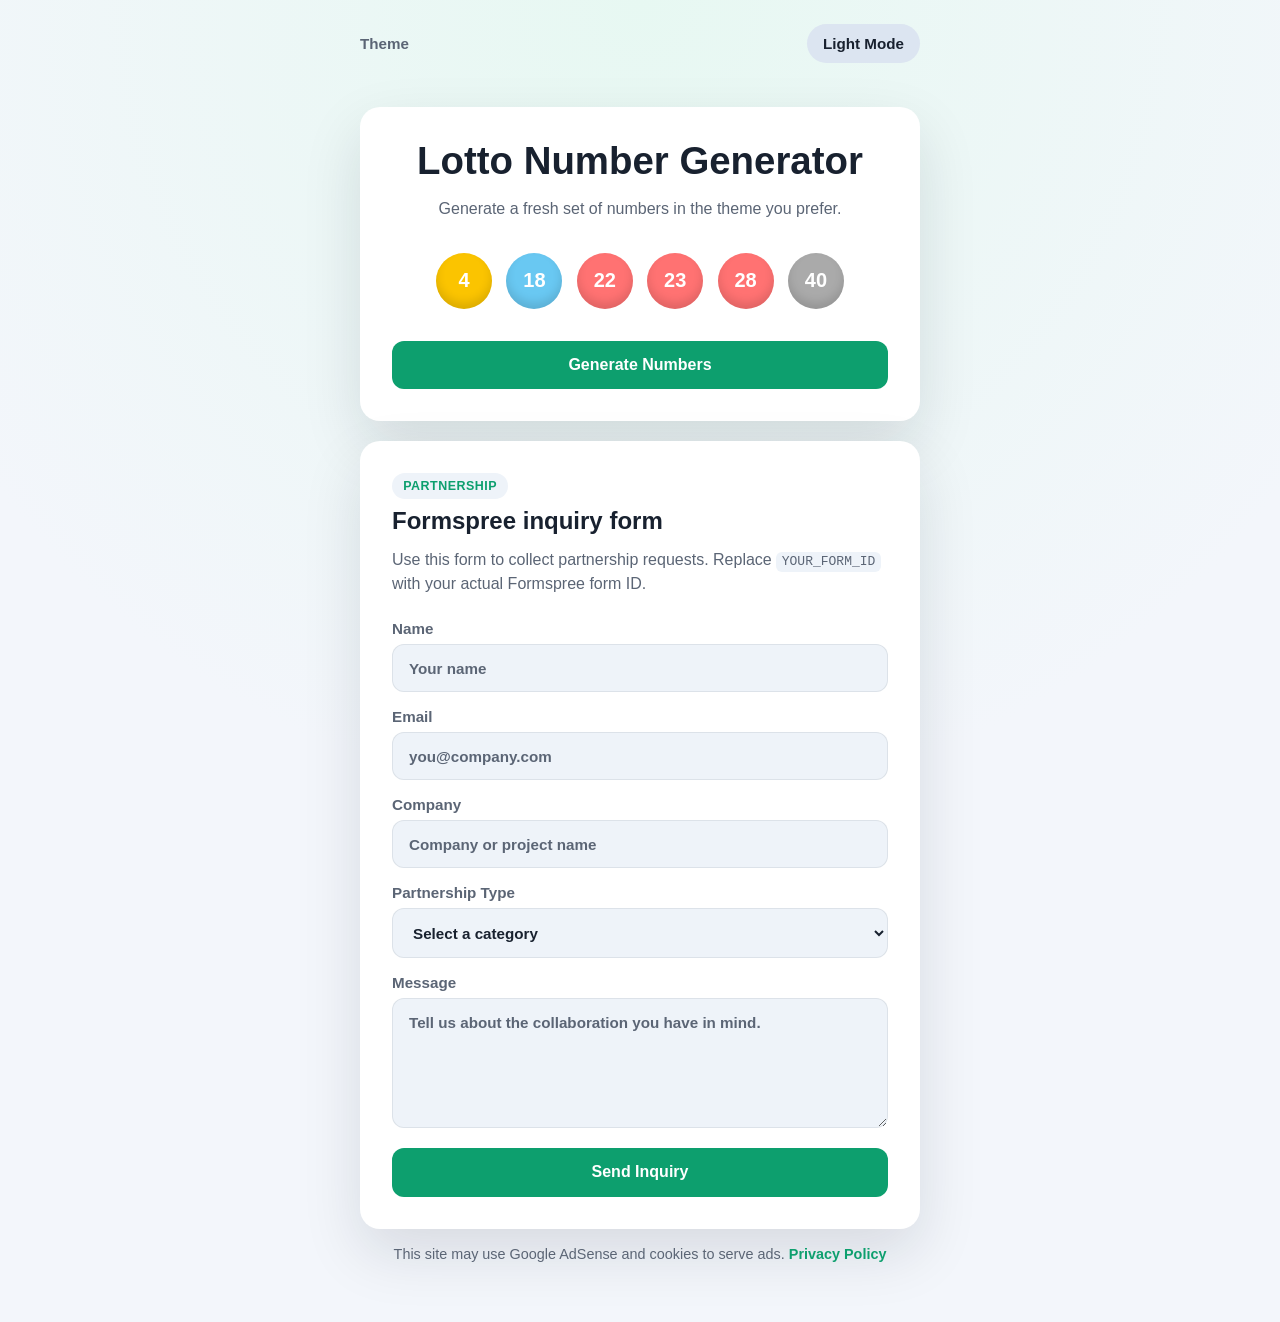
<file: index.html>
<!DOCTYPE html>
<html lang="en">
<head>
    <meta charset="UTF-8" />
    <meta name="viewport" content="width=device-width, initial-scale=1.0" />
    <meta name="google-adsense-account" content="ca-pub-3945020679461061" />
    <!-- Google tag (gtag.js) -->
    <script async src="https://www.googletagmanager.com/gtag/js?id=G-8ML9JGXYD5"></script>
    <script>
        window.dataLayer = window.dataLayer || [];
        function gtag(){dataLayer.push(arguments);}
        gtag('js', new Date());

        gtag('config', 'G-8ML9JGXYD5');
    </script>
    <script type="text/javascript">
        (function(c,l,a,r,i,t,y){
            c[a]=c[a]||function(){(c[a].q=c[a].q||[]).push(arguments)};
            t=l.createElement(r);t.async=1;t.src="https://www.clarity.ms/tag/"+i;
            y=l.getElementsByTagName(r)[0];y.parentNode.insertBefore(t,y);
        })(window, document, "clarity", "script", "vxzq0uv4tf");
    </script>
    <title>Lotto Number Generator</title>
    <link href="style.css" rel="stylesheet">
    <script async src="https://pagead2.googlesyndication.com/pagead/js/adsbygoogle.js?client=ca-pub-3945020679461061" crossorigin="anonymous"></script>
</head>
<body>
    <div class="container">
        <div class="toolbar">
            <span class="theme-label">Theme</span>
            <button class="theme-toggle" type="button" aria-label="Toggle color theme" aria-pressed="false">
                <span class="theme-toggle-text">Light Mode</span>
            </button>
        </div>

        <section class="card lotto-card">
            <h1>Lotto Number Generator</h1>
            <p class="subtitle">Generate a fresh set of numbers in the theme you prefer.</p>
            <div class="lotto-display"></div>
            <button class="generate-btn">Generate Numbers</button>
        </section>

        <section class="card partnership-card">
            <div class="section-heading">
                <span class="eyebrow">Partnership</span>
                <h2>Formspree inquiry form</h2>
            </div>
            <p class="subtitle form-copy">Use this form to collect partnership requests. Replace <code>YOUR_FORM_ID</code> with your actual Formspree form ID.</p>
            <form class="partnership-form" action="https://formspree.io/f/mlgpaejr" method="POST">
                <label>
                    Name
                    <input type="text" name="name" placeholder="Your name" required>
                </label>
                <label>
                    Email
                    <input type="email" name="email" placeholder="you@company.com" required>
                </label>
                <label>
                    Company
                    <input type="text" name="company" placeholder="Company or project name">
                </label>
                <label>
                    Partnership Type
                    <select name="partnership_type" required>
                        <option value="" selected disabled>Select a category</option>
                        <option value="brand">Brand collaboration</option>
                        <option value="creator">Creator partnership</option>
                        <option value="distribution">Music distribution</option>
                        <option value="investment">Investment / strategic</option>
                    </select>
                </label>
                <label>
                    Message
                    <textarea name="message" rows="5" placeholder="Tell us about the collaboration you have in mind." required></textarea>
                </label>
                <input type="hidden" name="_subject" value="New VAYLA partnership inquiry">
                <button class="generate-btn form-submit" type="submit">Send Inquiry</button>
            </form>
        </section>
    </div>
    <script defer type="text/javascript" src="main.js"></script>
    <footer class="site-footer">
        <p>This site may use Google AdSense and cookies to serve ads. <a href="privacy.html">Privacy Policy</a></p>
    </footer>
</body>
</html>
</file>
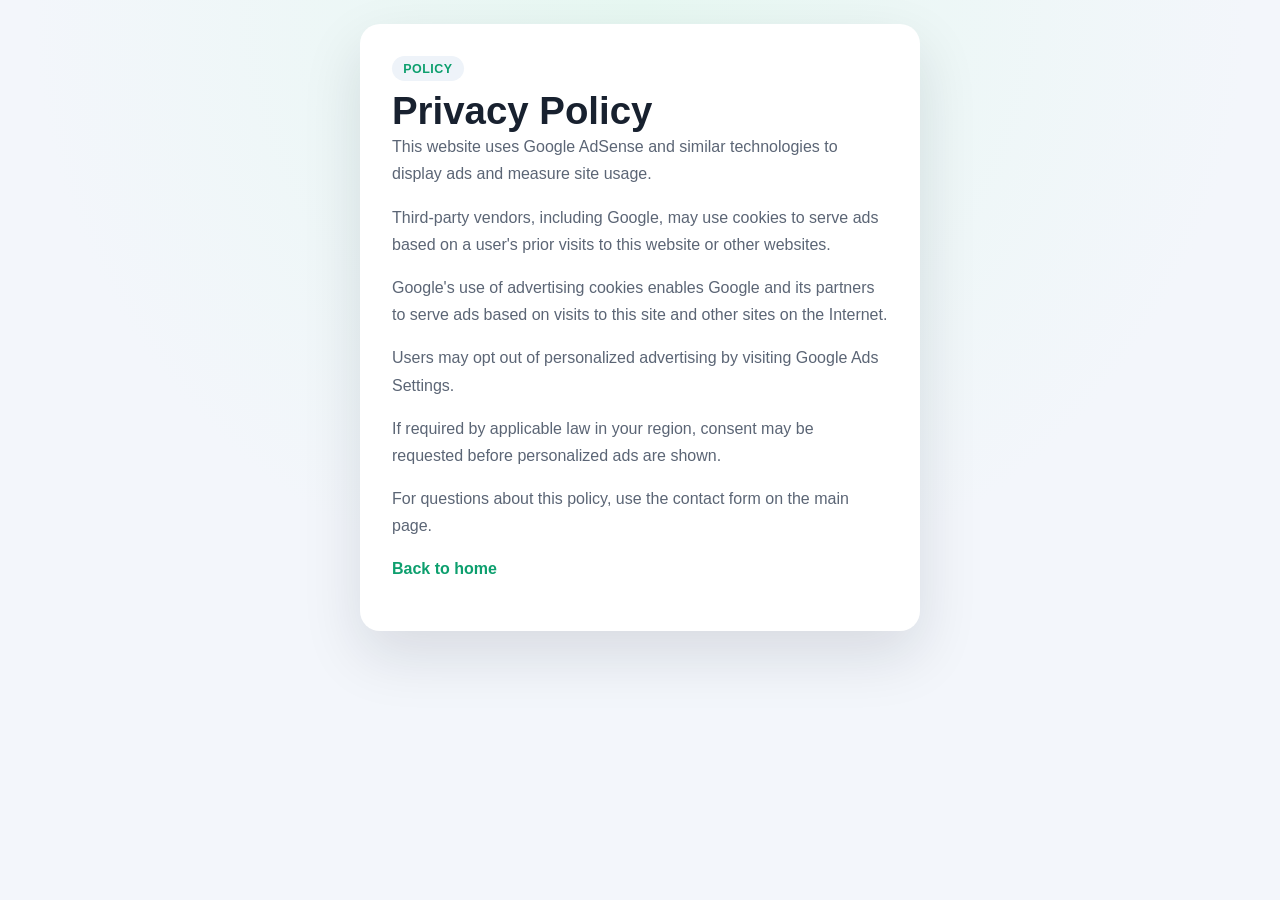
<file: privacy.html>
<!DOCTYPE html>
<html lang="en">
<head>
    <meta charset="UTF-8" />
    <meta name="viewport" content="width=device-width, initial-scale=1.0" />
    <meta name="google-adsense-account" content="ca-pub-3945020679461061" />
    <!-- Google tag (gtag.js) -->
    <script async src="https://www.googletagmanager.com/gtag/js?id=G-8ML9JGXYD5"></script>
    <script>
        window.dataLayer = window.dataLayer || [];
        function gtag(){dataLayer.push(arguments);}
        gtag('js', new Date());

        gtag('config', 'G-8ML9JGXYD5');
    </script>
    <script type="text/javascript">
        (function(c,l,a,r,i,t,y){
            c[a]=c[a]||function(){(c[a].q=c[a].q||[]).push(arguments)};
            t=l.createElement(r);t.async=1;t.src="https://www.clarity.ms/tag/"+i;
            y=l.getElementsByTagName(r)[0];y.parentNode.insertBefore(t,y);
        })(window, document, "clarity", "script", "vxzq0uv4tf");
    </script>
    <title>Privacy Policy</title>
    <link href="style.css" rel="stylesheet">
    <script async src="https://pagead2.googlesyndication.com/pagead/js/adsbygoogle.js?client=ca-pub-3945020679461061" crossorigin="anonymous"></script>
</head>
<body>
    <div class="container">
        <section class="card policy-card">
            <div class="section-heading">
                <span class="eyebrow">Policy</span>
                <h1>Privacy Policy</h1>
            </div>
            <p class="subtitle">This website uses Google AdSense and similar technologies to display ads and measure site usage.</p>
            <p>Third-party vendors, including Google, may use cookies to serve ads based on a user's prior visits to this website or other websites.</p>
            <p>Google's use of advertising cookies enables Google and its partners to serve ads based on visits to this site and other sites on the Internet.</p>
            <p>Users may opt out of personalized advertising by visiting Google Ads Settings.</p>
            <p>If required by applicable law in your region, consent may be requested before personalized ads are shown.</p>
            <p>For questions about this policy, use the contact form on the main page.</p>
            <p><a href="index.html">Back to home</a></p>
        </section>
    </div>
</body>
</html>
</file>
<file: style.css>
:root {
    --bg-primary: #f3f6fb;
    --bg-secondary: #ffffff;
    --bg-accent: #e7f8f2;
    --bg-muted: #eef3f9;
    --border-color: rgba(24, 33, 47, 0.08);
    --text-primary: #18212f;
    --text-secondary: #5b6575;
    --shadow-color: rgba(15, 23, 42, 0.12);
    --button-bg: #0d9f6e;
    --button-bg-hover: #0a855c;
    --button-text: #ffffff;
    --toggle-bg: #dce5f1;
    --toggle-text: #18212f;
}

body[data-theme='dark'] {
    --bg-primary: #08131a;
    --bg-secondary: #112029;
    --bg-accent: #16313b;
    --bg-muted: #132731;
    --border-color: rgba(244, 251, 255, 0.08);
    --text-primary: #f4fbff;
    --text-secondary: #9fb4bf;
    --shadow-color: rgba(0, 0, 0, 0.38);
    --button-bg: #3fd0a3;
    --button-bg-hover: #30ba90;
    --button-text: #08131a;
    --toggle-bg: #223844;
    --toggle-text: #f4fbff;
}

* {
    box-sizing: border-box;
}

body {
    margin: 0;
    font-family: "Segoe UI", sans-serif;
    min-height: 100vh;
    padding: 1.5rem;
    background: radial-gradient(circle at top, var(--bg-accent), var(--bg-primary) 55%);
    color: var(--text-primary);
    transition: background 0.25s ease, color 0.25s ease;
}

.container {
    width: min(100%, 560px);
    margin: 0 auto;
    display: grid;
    gap: 1.25rem;
}

.card {
    background-color: var(--bg-secondary);
    padding: 2rem;
    border-radius: 20px;
    box-shadow: 0 24px 60px var(--shadow-color);
    transition: background-color 0.25s ease, box-shadow 0.25s ease;
}

.lotto-card {
    text-align: center;
}

.toolbar {
    display: flex;
    justify-content: space-between;
    align-items: center;
    margin-bottom: 1.5rem;
}

.theme-label,
.subtitle,
.partnership-form label {
    color: var(--text-secondary);
}

.theme-label {
    font-size: 0.95rem;
    font-weight: 600;
}

.theme-toggle {
    border: none;
    border-radius: 999px;
    background-color: var(--toggle-bg);
    color: var(--toggle-text);
    padding: 0.7rem 1rem;
    font-size: 0.95rem;
    font-weight: 700;
    cursor: pointer;
    transition: transform 0.2s ease, background-color 0.25s ease, color 0.25s ease;
}

.theme-toggle:hover {
    transform: translateY(-1px);
}

h1,
h2 {
    margin: 0;
}

h1 {
    font-size: clamp(1.9rem, 4vw, 2.4rem);
}

h2 {
    font-size: 1.5rem;
}

.subtitle {
    margin: 0.85rem 0 2rem;
    line-height: 1.5;
}

.form-copy {
    margin-bottom: 1.5rem;
}

.eyebrow {
    display: inline-flex;
    margin-bottom: 0.5rem;
    padding: 0.35rem 0.7rem;
    border-radius: 999px;
    background-color: var(--bg-muted);
    color: var(--button-bg);
    font-size: 0.78rem;
    font-weight: 700;
    letter-spacing: 0.04em;
    text-transform: uppercase;
}

.lotto-display {
    display: flex;
    flex-wrap: wrap;
    justify-content: center;
    gap: 0.9rem;
    margin: 2rem 0;
}

.lotto-ball {
    width: 56px;
    height: 56px;
    border-radius: 50%;
    display: flex;
    justify-content: center;
    align-items: center;
    font-size: 1.25rem;
    font-weight: 800;
    color: #fff;
    box-shadow: inset 0 -6px 10px rgba(0, 0, 0, 0.12);
}

.generate-btn {
    width: 100%;
    padding: 0.95rem 1.5rem;
    font-size: 1rem;
    font-weight: 700;
    border: none;
    border-radius: 12px;
    background-color: var(--button-bg);
    color: var(--button-text);
    cursor: pointer;
    transition: background-color 0.25s ease, transform 0.2s ease;
}

.generate-btn:hover {
    background-color: var(--button-bg-hover);
    transform: translateY(-1px);
}

.partnership-form {
    display: grid;
    gap: 1rem;
}

.partnership-form label {
    display: grid;
    gap: 0.45rem;
    font-size: 0.95rem;
    font-weight: 600;
}

.partnership-form input,
.partnership-form select,
.partnership-form textarea {
    width: 100%;
    border: 1px solid var(--border-color);
    border-radius: 12px;
    background-color: var(--bg-muted);
    color: var(--text-primary);
    padding: 0.9rem 1rem;
    font: inherit;
    outline: none;
    transition: border-color 0.2s ease, background-color 0.25s ease;
}

.partnership-form input::placeholder,
.partnership-form textarea::placeholder {
    color: var(--text-secondary);
}

.partnership-form input:focus,
.partnership-form select:focus,
.partnership-form textarea:focus {
    border-color: var(--button-bg);
}

.partnership-form textarea {
    resize: vertical;
    min-height: 130px;
}

.form-submit {
    margin-top: 0.25rem;
}

code {
    padding: 0.15rem 0.35rem;
    border-radius: 6px;
    background-color: var(--bg-muted);
}

@media (max-width: 520px) {
    body {
        padding: 1rem;
    }

    .card {
        padding: 1.4rem;
    }

    .toolbar {
        gap: 0.75rem;
        align-items: flex-start;
        flex-direction: column;
    }

    .theme-toggle {
        width: 100%;
    }
}

.site-footer {
    width: min(100%, 560px);
    margin: 0 auto 2rem;
    padding: 0 0.5rem;
    color: var(--text-secondary);
    font-size: 0.9rem;
    line-height: 1.6;
    text-align: center;
}

.site-footer a,
.policy-card a {
    color: var(--button-bg);
    font-weight: 700;
    text-decoration: none;
}

.site-footer a:hover,
.policy-card a:hover {
    text-decoration: underline;
}

.policy-card p {
    margin: 0 0 1rem;
    color: var(--text-secondary);
    line-height: 1.7;
}
</file>
